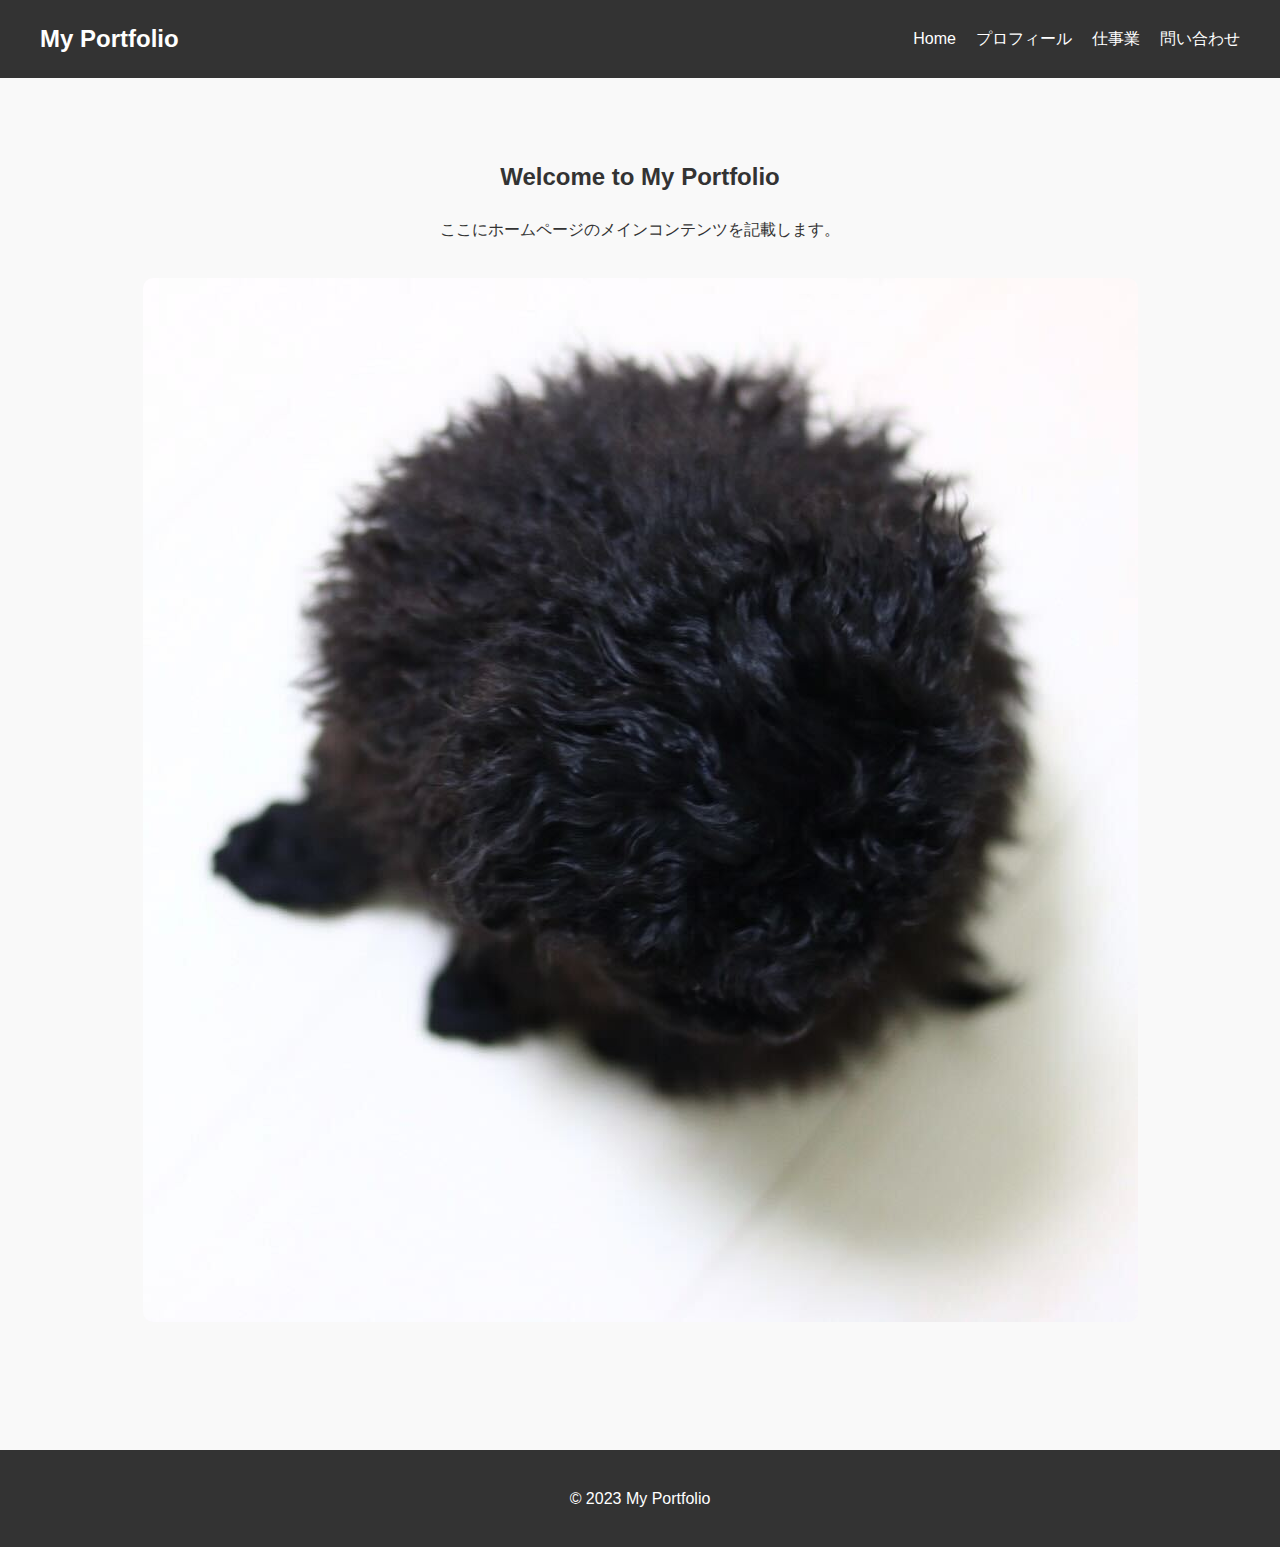
<file: index.html>
<!DOCTYPE html>
<html lang="ja">
<head>
    <meta charset="UTF-8">
    <meta name="viewport" content="width=device-width, initial-scale=1.0">
    <title>Home</title>
    <link rel="stylesheet" href="styles.css">
</head>
<body>
    <header>
        <div class="container">
            <h1>My Portfolio</h1>
            <nav>
                <ul>
                    <li><a href="index.html">Home</a></li>
                    <li><a href="profile.html">プロフィール</a></li>
                    <li><a href="work.html">仕事業</a></li>
                    <li><a href="contact.html">問い合わせ</a></li>
                </ul>
            </nav>
        </div>
    </header>

    <section class="hero">
        <div class="container">
            <h2>Welcome to My Portfolio</h2>
            <p>ここにホームページのメインコンテンツを記載します。</p>
            <img src="IMG_1854.jpg" alt="Hero Image" class="hero-image">
        </div>
    </section>

    <footer>
        <div class="container">
            <p>&copy; 2023 My Portfolio</p>
        </div>
    </footer>
</body>
</html>
</file>
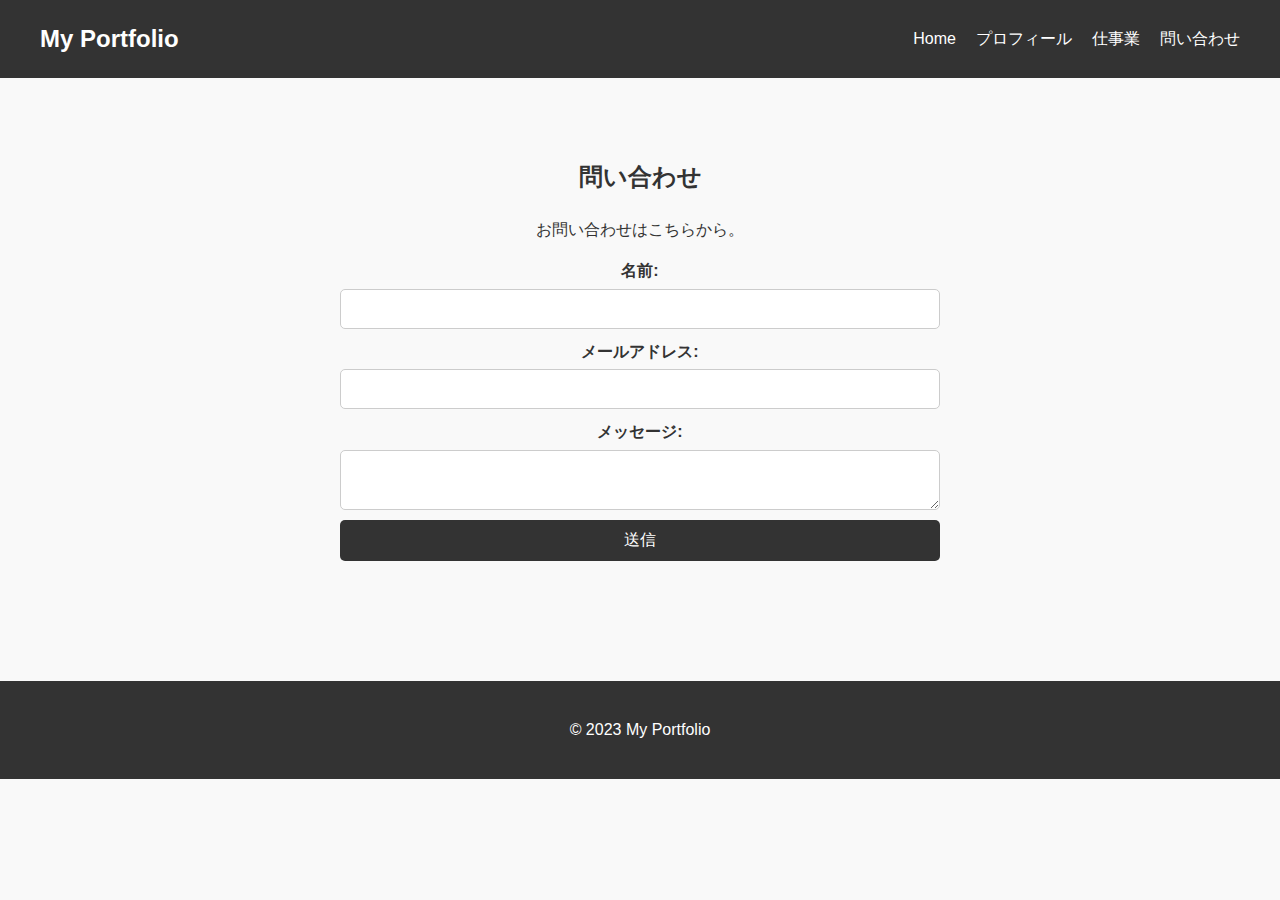
<file: contact.html>
<!DOCTYPE html>
<html lang="ja">
<head>
    <meta charset="UTF-8">
    <meta name="viewport" content="width=device-width, initial-scale=1.0">
    <title>問い合わせ</title>
    <link rel="stylesheet" href="styles.css">
</head>
<body>
    <header>
        <div class="container">
            <h1>My Portfolio</h1>
            <nav>
                <ul>
                    <li><a href="index.html">Home</a></li>
                    <li><a href="profile.html">プロフィール</a></li>
                    <li><a href="work.html">仕事業</a></li>
                    <li><a href="contact.html">問い合わせ</a></li>
                </ul>
            </nav>
        </div>
    </header>

    <section class="contact">
        <div class="container">
            <h2>問い合わせ</h2>
            <p>お問い合わせはこちらから。</p>
            <form action="#" method="post">
                <label for="name">名前:</label>
                <input type="text" id="name" name="name" required>
                <label for="email">メールアドレス:</label>
                <input type="email" id="email" name="email" required>
                <label for="message">メッセージ:</label>
                <textarea id="message" name="message" required></textarea>
                <button type="submit">送信</button>
            </form>
        </div>
    </section>

    <footer>
        <div class="container">
            <p>&copy; 2023 My Portfolio</p>
        </div>
    </footer>
</body>
</html>
</file>
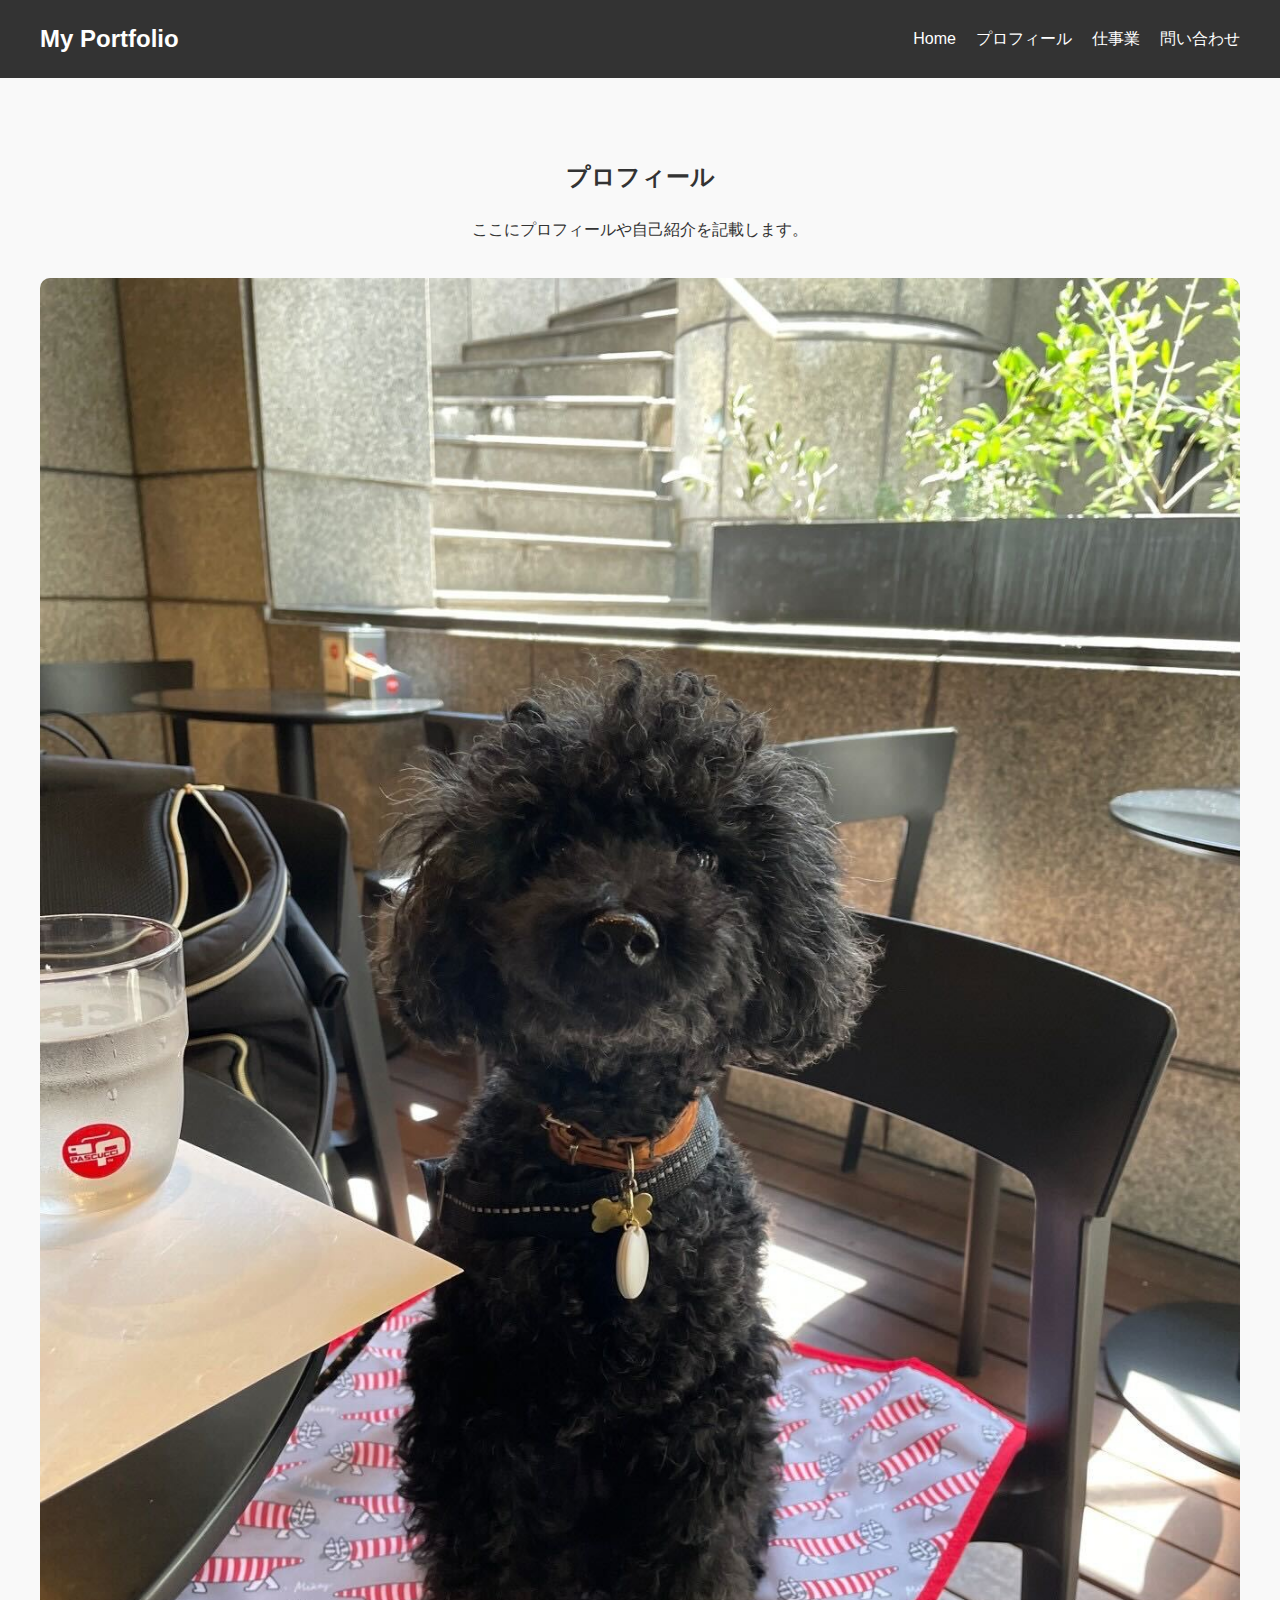
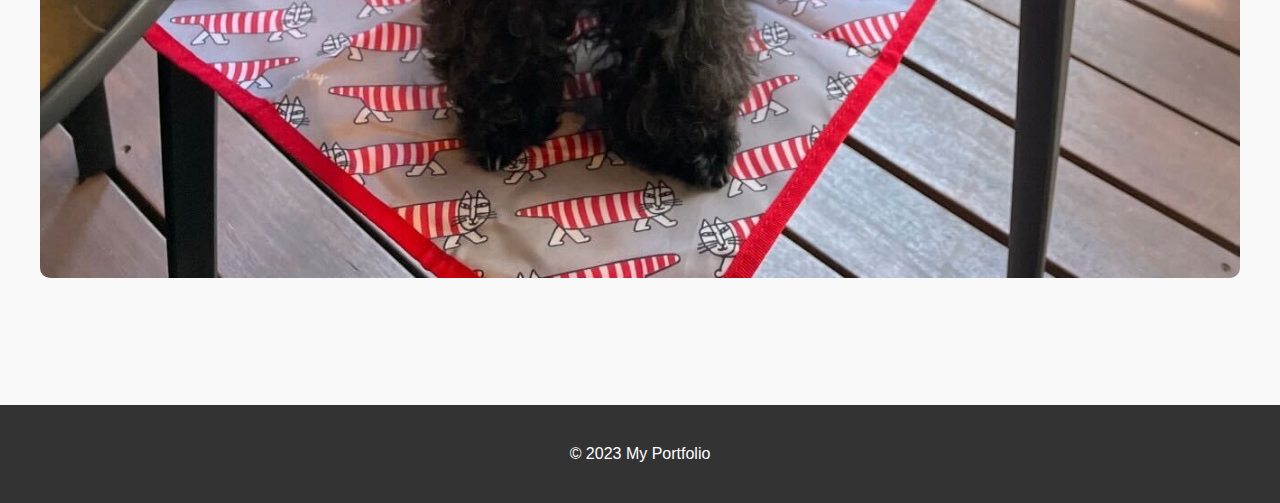
<file: profile.html>
<!DOCTYPE html>
<html lang="ja">
<head>
    <meta charset="UTF-8">
    <meta name="viewport" content="width=device-width, initial-scale=1.0">
    <title>プロフィール</title>
    <link rel="stylesheet" href="styles.css">
</head>
<body>
    <header>
        <div class="container">
            <h1>My Portfolio</h1>
            <nav>
                <ul>
                    <li><a href="index.html">Home</a></li>
                    <li><a href="profile.html">プロフィール</a></li>
                    <li><a href="work.html">仕事業</a></li>
                    <li><a href="contact.html">問い合わせ</a></li>
                </ul>
            </nav>
        </div>
    </header>

    <section class="profile">
        <div class="container">
            <h2>プロフィール</h2>
            <p>ここにプロフィールや自己紹介を記載します。</p>
            <img src="IMG_1409 (1).jpg" alt="Profile Image" class="profile-image">
        </div>
    </section>

    <footer>
        <div class="container">
            <p>&copy; 2023 My Portfolio</p>
        </div>
    </footer>
</body>
</html>
</file>
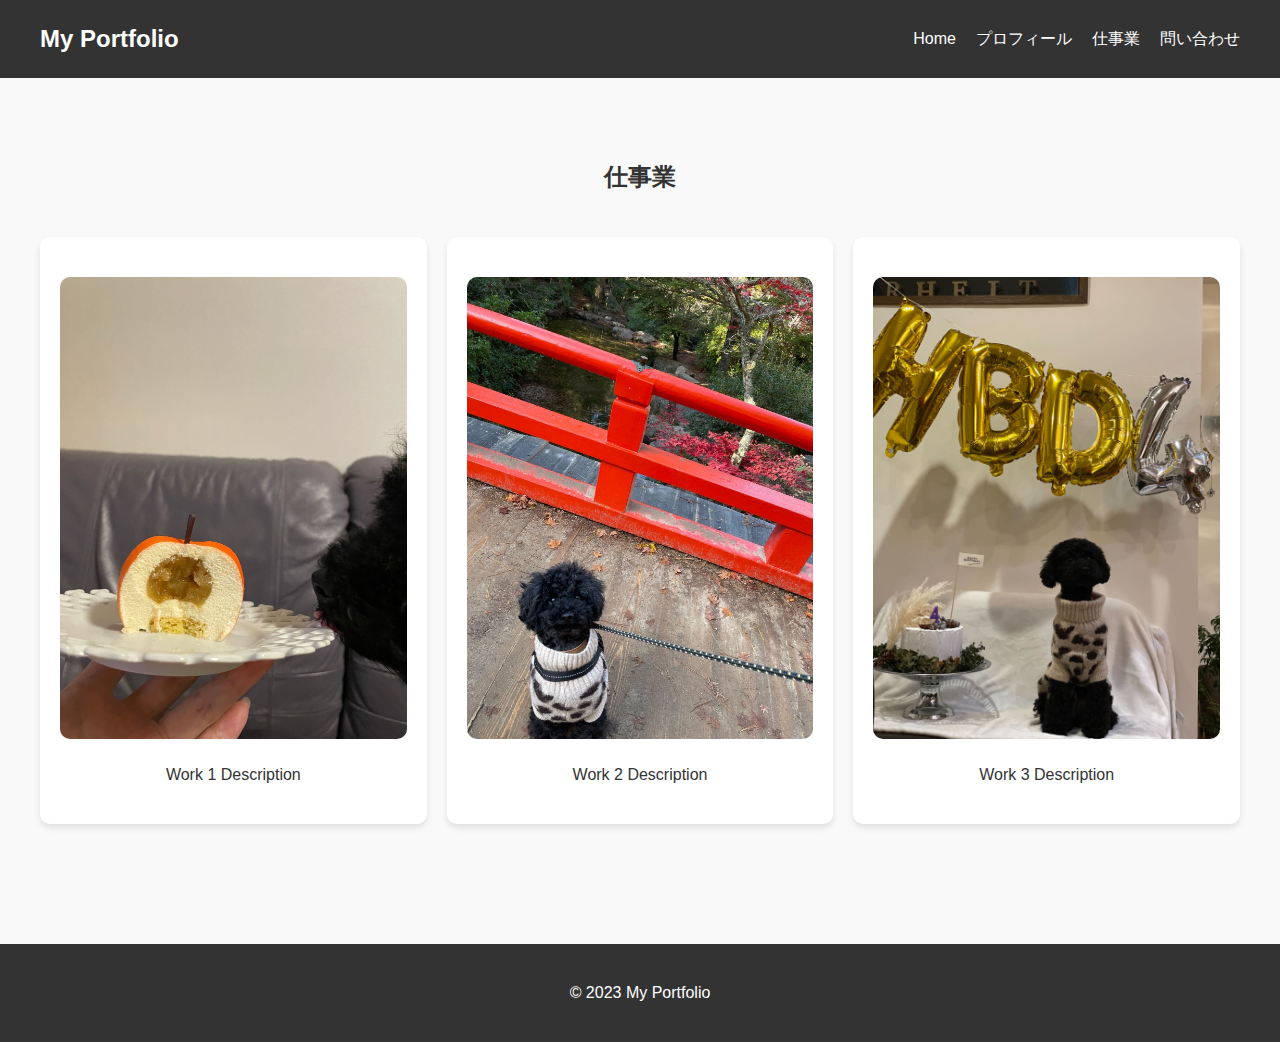
<file: work.html>
<!DOCTYPE html>
<html lang="ja">
<head>
    <meta charset="UTF-8">
    <meta name="viewport" content="width=device-width, initial-scale=1.0">
    <title>仕事業</title>
    <link rel="stylesheet" href="styles.css">
</head>
<body>
    <header>
        <div class="container">
            <h1>My Portfolio</h1>
            <nav>
                <ul>
                    <li><a href="index.html">Home</a></li>
                    <li><a href="profile.html">プロフィール</a></li>
                    <li><a href="work.html">仕事業</a></li>
                    <li><a href="contact.html">問い合わせ</a></li>
                </ul>
            </nav>
        </div>
    </header>

    <section class="work">
        <div class="container">
            <h2>仕事業</h2>
            <div class="works-grid">
                <div class="work-item">
                    <img src="IMG_7496.jpg" alt="Work 1" class="work-image">
                    <p>Work 1 Description</p>
                </div>
                <div class="work-item">
                    <img src="IMG_0370.jpg" alt="Work 2" class="work-image">
                    <p>Work 2 Description</p>
                </div>
                <div class="work-item">
                    <img src="IMG_0020.jpg" alt="Work 3" class="work-image">
                    <p>Work 3 Description</p>
                </div>
            </div>
        </div>
    </section>

    <footer>
        <div class="container">
            <p>&copy; 2023 My Portfolio</p>
        </div>
    </footer>
</body>
</html>
</file>
<file: styles.css>
body {
    font-family: Arial, sans-serif;
    margin: 0;
    padding: 0;
    line-height: 1.6;
    color: #333;
    background-color: #f9f9f9;
}

header {
    background: #333;
    color: #fff;
    padding: 20px 0;
}

header .container {
    display: flex;
    justify-content: space-between;
    align-items: center;
    max-width: 1200px;
    margin: 0 auto;
    padding: 0 20px;
}

header h1 {
    margin: 0;
    font-size: 24px;
}

header nav ul {
    list-style: none;
    margin: 0;
    padding: 0;
    display: flex;
}

header nav ul li {
    margin-left: 20px;
}

header nav ul li a {
    color: #fff;
    text-decoration: none;
    font-size: 16px;
}

.hero, .profile, .work, .contact {
    padding: 60px 0;
    text-align: center;
}

.container {
    max-width: 1200px;
    margin: 0 auto;
    padding: 0 20px;
}

.hero-image, .profile-image, .work-image {
    max-width: 100%;
    height: auto;
    border-radius: 10px;
    margin-top: 20px;
}

.works-grid {
    display: grid;
    grid-template-columns: repeat(auto-fit, minmax(300px, 1fr));
    gap: 20px;
    margin-top: 40px;
}

.work-item {
    background: #fff;
    padding: 20px;
    border-radius: 10px;
    box-shadow: 0 4px 6px rgba(0, 0, 0, 0.1);
    text-align: center;
}

.work-item img {
    max-width: 100%;
    height: auto;
    border-radius: 10px;
}

form {
    display: flex;
    flex-direction: column;
    max-width: 600px;
    margin: 0 auto;
}

form label {
    margin-bottom: 5px;
    font-weight: bold;
}

form input, form textarea {
    margin-bottom: 10px;
    padding: 10px;
    border: 1px solid #ccc;
    border-radius: 5px;
    font-size: 16px;
}

form button {
    padding: 10px;
    background: #333;
    color: #fff;
    border: none;
    border-radius: 5px;
    cursor: pointer;
    font-size: 16px;
}

form button:hover {
    background: #555;
}

footer {
    background: #333;
    color: #fff;
    text-align: center;
    padding: 20px 0;
    margin-top: 60px;
}
</file>
